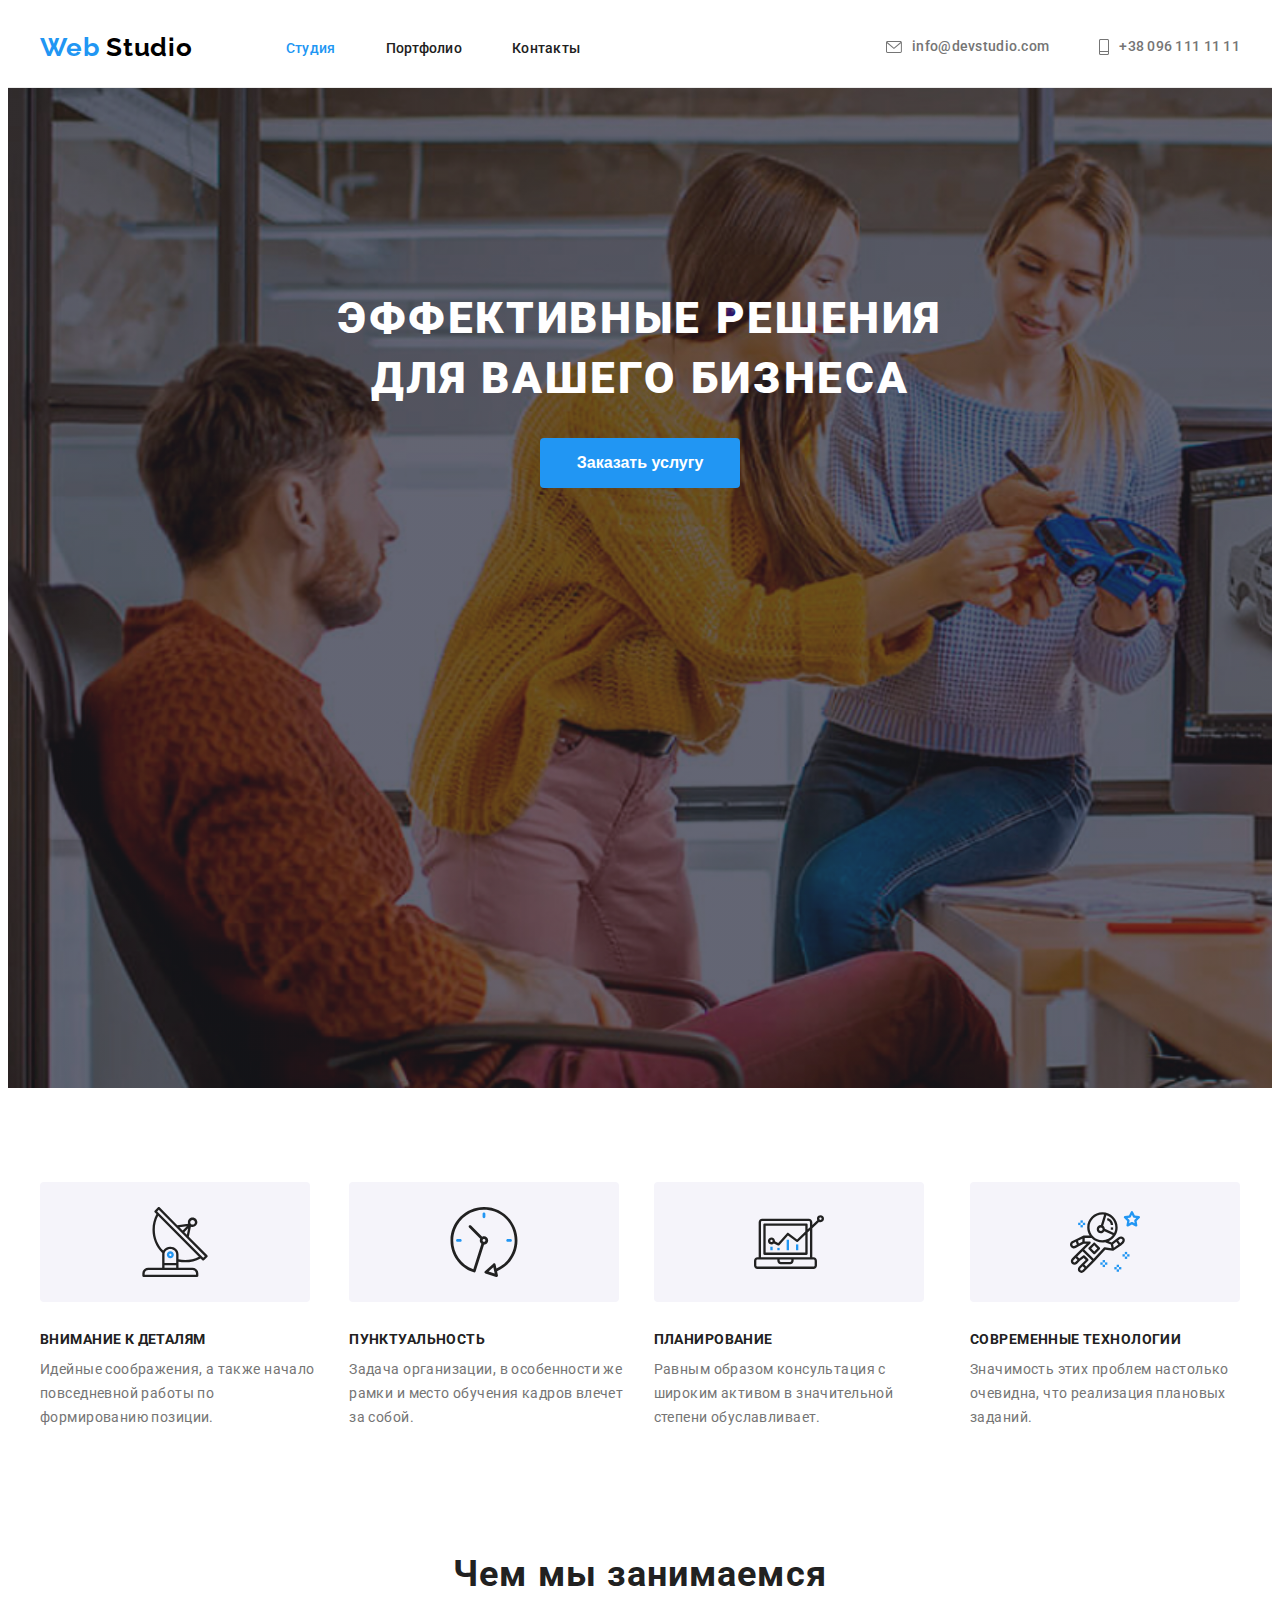
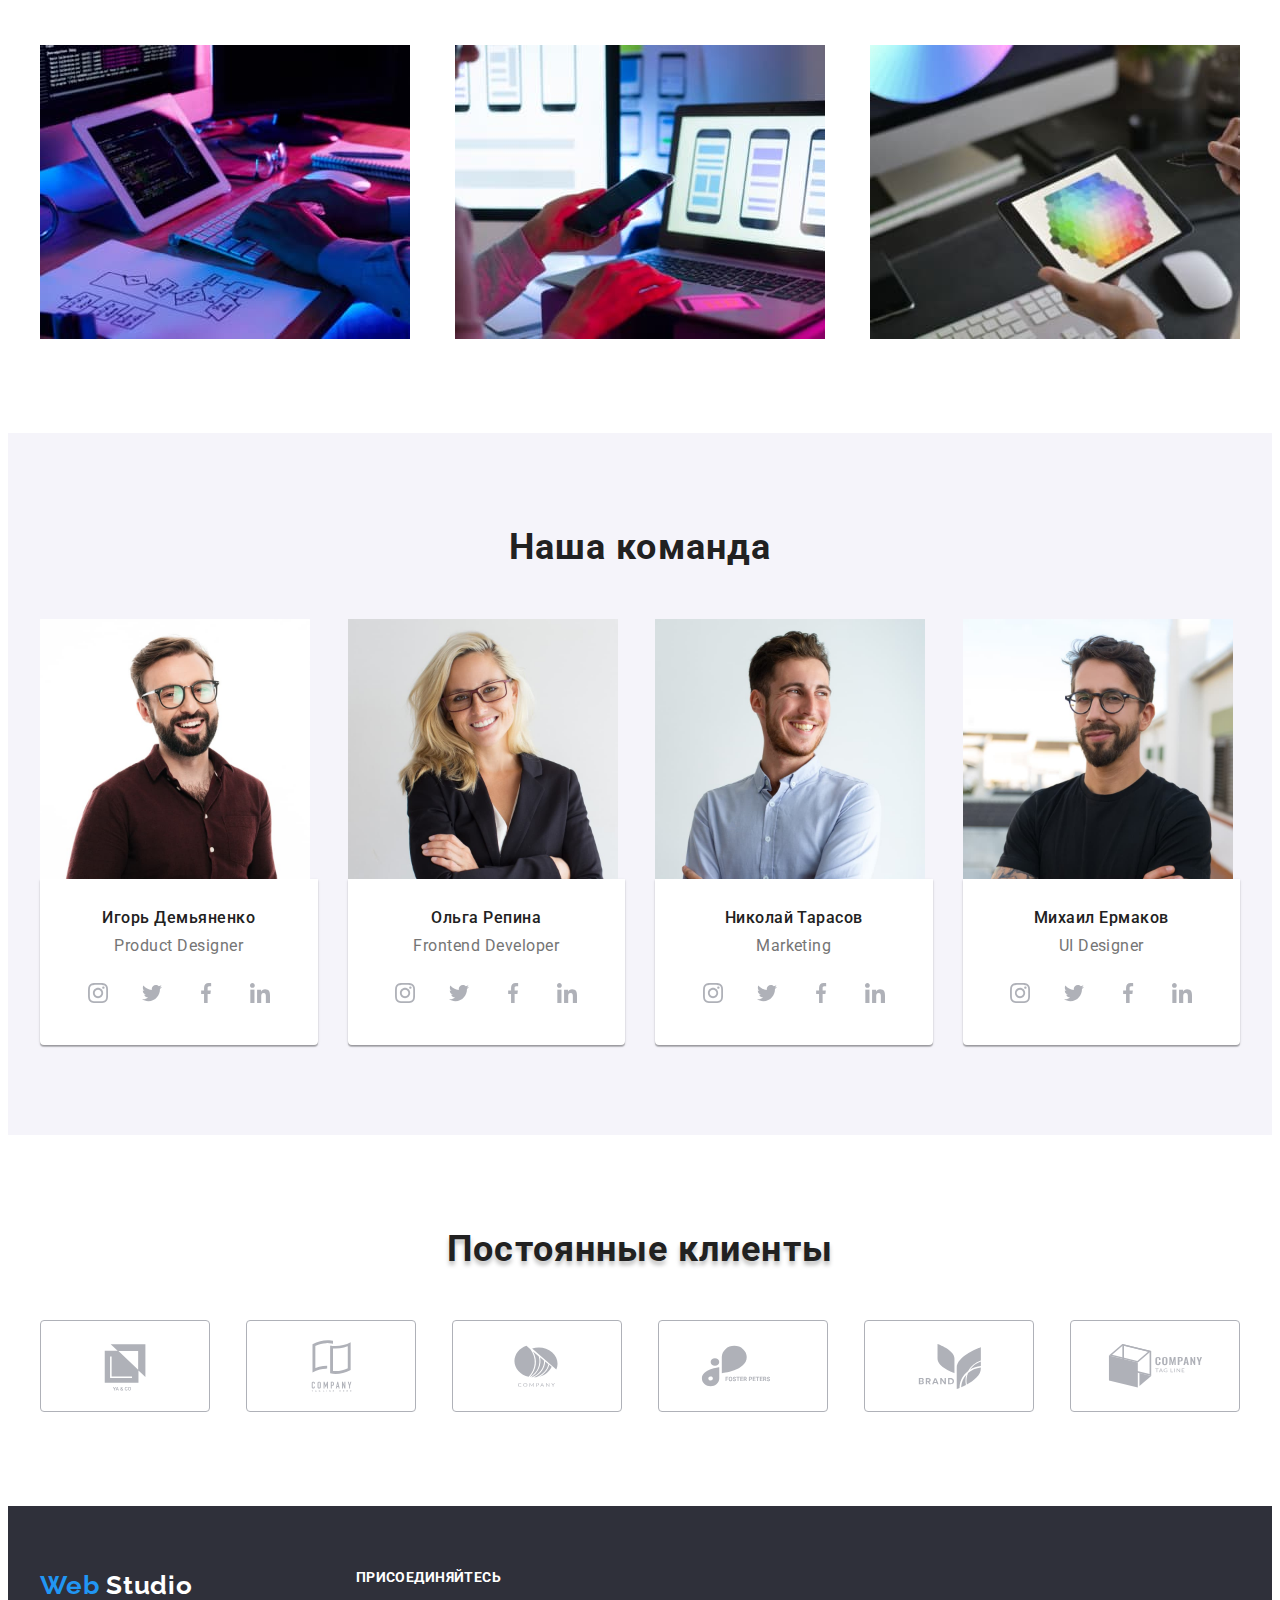
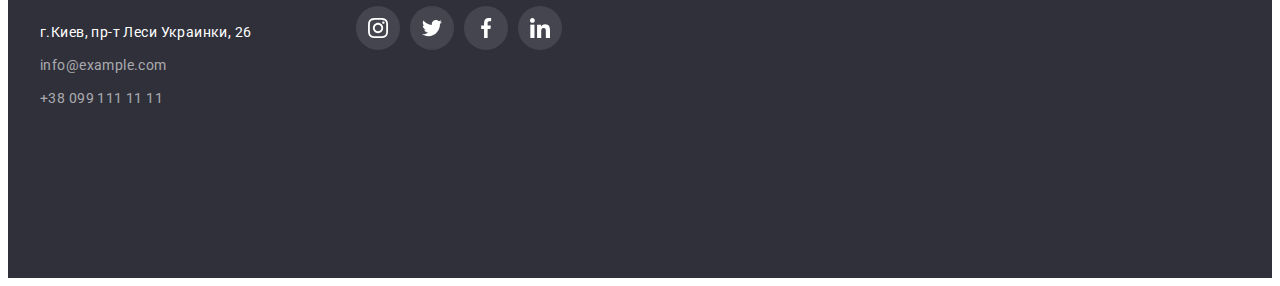
<file: index.html>
<!DOCTYPE html>
<html lang="ru">
  <head>
    <meta charset="UTF-8" />
    <meta http-equiv="X-UA-Compatible" content="IE=edge" />
    <meta name="viewport" content="width=device-width, initial-scale=1.0" />
    <title>Студия</title>
    <link rel="preconnect" href="https://fonts.googleapis.com" />
    <link rel="preconnect" href="https://fonts.gstatic.com" crossorigin />
    <link
      href="https://fonts.googleapis.com/css2?family=Raleway:wght@700&family=Roboto:wght@400;500;700;900&display=swap"
      rel="stylesheet"
    />
    <link
      rel="stylesheet"
      href="https://cdnjs.cloudflare.com/ajax/libs/modern-normalize/1.1.0/modern-normalize.min.css"
      integrity="sha512-wpPYUAdjBVSE4KJnH1VR1HeZfpl1ub8YT/NKx4PuQ5NmX2tKuGu6U/JRp5y+Y8XG2tV+wKQpNHVUX03MfMFn9Q=="
      crossorigin="anonymous"
      referrerpolicy="no-referrer"
    />
    <link rel="stylesheet" href="./css/styles.css" />
  </head>
  <body>
    <!--Header section-->
    <header class="header-page">
      <div class="container header-container">
        <nav class="navigation">
          <a class="logo link" href=""
            >Web<span class="header-logo"> Studio</span></a
          >
          <ul class="navigation-list list">
            <li class="nav-list-item">
              <a class="nav-list link current" href="./index.html">Студия</a>
            </li>
            <li class="nav-list-item">
              <a class="nav-list link" href="./portfolio.html">Портфолио</a>
            </li>
            <li class="nav-list-item">
              <a class="nav-list link" href="">Контакты
                  
              </a>
            </li>
          </ul>
        </nav>
        <a
          class="header-contact header-list link"
          href="mailto:info@devstudio.com"
          >
          <svg class="contact-icon" width="16" height="12">
              <use href="./img/sprite.svg#email"></use>
          </svg>
          info@devstudio.com</a
        ><br />
        <a class="header-list link" href="tel:+380961111111">
          <svg class="contact-icon" width="10" height="16">
              <use href="./img/sprite.svg#phone"></use>
          </svg>
                  +38 096 111 11 11
           </a
        >
      </div>
    </header>
    <!--hero section-->
    <main>
      <section class="hero-section">
        <div class="container">
          <h1 class="main-title">
            ЭФФЕКТИВНЫЕ РЕШЕНИЯ <br />
            ДЛЯ ВАШЕГО БИЗНЕСА
          </h1>
          <button class="main-btn" type="button">Заказать услугу</button>
        </div>
      </section>
      <!--excellence-->
      <section class="section">
        <div class="container">
        
     <ul class="excellence-list list">
            <li class="excellent-list-item elements-section">
              <div class="excellence-image-list">
              <svg class="excellence-image">
                <use href="./img/sprite.svg#antenna" width="70" height="70"></use>
              </svg>
              </div>
              <h3 class="excellence-title section-title">Внимание к деталям</h3>
              <p class="text-pharagrapher">
                Идейные соображения, а также начало повседневной работы по
                формированию позиции.
              </p>
            </li>
            <li class="excellent-list-item elements-section">
              <div class="excellence-image-list">
              <svg class="excellence-image">
                <use href="./img/sprite.svg#clock" width="70" height="70"></use>
              </svg>
              </div>
              <h3 class="excellence-title section-title">Пунктуальность</h3>
              <p class="text-pharagrapher">
                Задача организации, в особенности же рамки и место обучения
                кадров влечет за собой.
              </p>
            </li>
            <li class="excellent-list-item elements-section">
              <div class="excellence-image-list">
              <svg class="excellence-image">
                <use href="./img/sprite.svg#diagram" width="70" height="70"></use>
              </svg>
              </div>
              <h3 class="excellence-title section-title">Планирование</h3>
              <p class="text-pharagrapher">
                Равным образом консультация с широким активом в значительной
                степени обуславливает.
              </p>
            </li>
            <li class="excellent-list-item elements-section">
              <div class="excellence-image-list">
              <svg class="excellence-image">
                <use href="./img/sprite.svg#astronaut" width="70" height="70"></use>
              </svg>
              </div>
              <h3 class="excellence-title section-title">
                Современные технологии
              </h3>
              <p class="text-pharagrapher">
                Значимость этих проблем настолько очевидна, что реализация
                плановых заданий.
              </p>
            </li>
          </ul>
        </div>
      </section>
      <!--gallery-->
      <section class="gallery-section">
        <div class="container">
          <h2 class="gallery-title title">Чем мы занимаемся</h2>
          <ul class="gallery-list list">
            <li class="gallery-list-item">
              <img
                src="img/laptop.jpg"
                alt="Ноутбук"
                width="370"
                height="294"
              />
            </li>
            <li class="gallery-list-item">
              <img
                src="img/telephone.jpg"
                alt="Телефон"
                width="370"
                height="294"
              />
            </li>
            <li class="gallery-list-item">
              <img
                src="img/tablet.jpg"
                alt="Планшет"
                width="370"
                height="294"
              />
            </li>
          </ul>
        </div>
      </section>
      <!--team-->
      <section class="team-section">
        <div class="container">
          <h2 class="team-section-title section-title title">Наша команда</h2>
          <ul class="team-section-list list list-section">
            <li class="elements-team-section">
              <img
                src="img/demianenko.jpg"
                alt="Игорь Демьяненко"
                width="270"
                height="260"
              />
              <div class="section-item-style">
                <h3 class="title-name section-title">Игорь Демьяненко</h3>
                <p class="text-pharagrapher-picture">Product Designer</p>
                <ul class="social-list list">
                  <li class="social-list-item">
                    <a class="social-list-link link" href="">
                      <svg class="social-list-icon" width="20" height="20">
                        <use href="./img/sprite.svg#instagram"></use>
                      </svg>
                    </a>
                  </li>
                  <li class="social-list-item">
                    <a class="social-list-link" href="">
                      <svg class="social-list-icon" width="20" height="20">
                        <use href="./img/sprite.svg#twitter"></use>
                      </svg>
                    </a>
                  </li>
                  <li class="social-list-item">
                    <a class="social-list-link" href="">
                      <svg class="social-list-icon" width="20" height="20">
                        <use href="./img/sprite.svg#facebook"></use>
                      </svg>
                    </a>
                  </li>
                  <li class="social-list-item">
                    <a class="social-list-link" href="">
                      <svg class="social-list-icon" width="20" height="20">
                        <use href="./img/sprite.svg#linkedin"></use>
                      </svg>
                    </a>
                  </li>
                </ul>
              </div>
            </li>
            <li class="elements-team-section">
              <img
                src="img/repina.jpg"
                alt="Ольга Репина"
                width="270"
                height="260"
              />
              <div class="section-item-style">
                <h3 class="title-name section-title">Ольга Репина</h3>
                <p class="text-pharagrapher-picture">Frontend Developer</p>
                <ul class="social-list list">
                  <li class="social-list-item">
                    <a class="social-list-link link" href="">
                      <svg class="social-list-icon" width="20" height="20">
                        <use href="./img/sprite.svg#instagram"></use>
                      </svg>
                    </a>
                  </li>
                  <li class="social-list-item">
                    <a class="social-list-link" href="">
                      <svg class="social-list-icon" width="20" height="20">
                        <use href="./img/sprite.svg#twitter"></use>
                      </svg>
                    </a>
                  </li>
                  <li class="social-list-item">
                    <a class="social-list-link" href="">
                      <svg class="social-list-icon" width="20" height="20">
                        <use href="./img/sprite.svg#facebook"></use>
                      </svg>
                    </a>
                  </li>
                  <li class="social-list-item">
                    <a class="social-list-link" href="">
                      <svg class="social-list-icon" width="20" height="20">
                        <use href="./img/sprite.svg#linkedin"></use>
                      </svg>
                    </a>
                  </li>
                </ul>
              </div>
            </li>
            <li class="elements-team-section">
              <img
                src="img/tarasov.jpg"
                alt="Николай Тарасов"
                width="270"
                height="260"
              />
              <div class="section-item-style">
                <h3 class="title-name section-title">Николай Тарасов</h3>
                <p class="text-pharagrapher-picture">Marketing</p>
                <ul class="social-list list">
                  <li class="social-list-item">
                    <a class="social-list-link link" href="">
                      <svg class="social-list-icon" width="20" height="20">
                        <use href="./img/sprite.svg#instagram"></use>
                      </svg>
                    </a>
                  </li>
                  <li class="social-list-item">
                    <a class="social-list-link" href="">
                      <svg class="social-list-icon" width="20" height="20">
                        <use href="./img/sprite.svg#twitter"></use>
                      </svg>
                    </a>
                  </li>
                  <li class="social-list-item">
                    <a class="social-list-link" href="">
                      <svg class="social-list-icon" width="20" height="20">
                        <use href="./img/sprite.svg#facebook"></use>
                      </svg>
                    </a>
                  </li>
                  <li class="social-list-item">
                    <a class="social-list-link" href="">
                      <svg class="social-list-icon" width="20" height="20">
                        <use href="./img/sprite.svg#linkedin"></use>
                      </svg>
                    </a>
                  </li>
                </ul>
              </div>
            </li>
            <li class="elements-team-section">
              <img
                src="img/ermakov.jpg"
                alt="Михаил Ермаков"
                width="270"
                height="260"
              />
              <div class="section-item-style">
                <h3 class="title-name section-title">Михаил Ермаков</h3>
                <p class="text-pharagrapher-picture">UI Designer</p>
                <ul class="social-list list">
                  <li class="social-list-item">
                    <a class="social-list-link link" href="">
                      <svg class="social-list-icon" width="20" height="20">
                        <use href="./img/sprite.svg#instagram"></use>
                      </svg>
                    </a>
                  </li>
                  <li class="social-list-item">
                    <a class="social-list-link" href="">
                      <svg class="social-list-icon" width="20" height="20">
                        <use href="./img/sprite.svg#twitter"></use>
                      </svg>
                    </a>
                  </li>
                  <li class="social-list-item">
                    <a class="social-list-link" href="">
                      <svg class="social-list-icon" width="20" height="20">
                        <use href="./img/sprite.svg#facebook"></use>
                      </svg>
                    </a>
                  </li>
                  <li class="social-list-item">
                    <a class="social-list-link" href="">
                      <svg class="social-list-icon" width="20" height="20">
                        <use href="./img/sprite.svg#linkedin"></use>
                      </svg>
                    </a>
                  </li>
                </ul>
              </div>
            </li>
          </ul>
        </div>
      </section>
      <section class="clients-section">
        <div class="container">
        <h2 class="clients-section-title">Постоянные клиенты</h2>
        <ul class="clients-group list">
          <li class="clients-group-items">
            <a class="clients-group-link link" href="">
            <svg class="clients-group-icons">
              <use href="./img/sprite.svg#logoone" width="106px" height="60px"></use>
            </svg>
            </a>
          </li>
          <li class="clients-group-items">
            <a class="clients-group-link link" href="">
            <svg class="clients-group-icons">
              <use href="./img/sprite.svg#logosix" width="106px" height="60px"></use>
            </svg>
            </a>
          </li>
          <li class="clients-group-items">
            <a class="clients-group-link link" href="">
            <svg class="clients-group-icons">
              <use href="./img/sprite.svg#logotwo" width="106px" height="60px"></use>
            </svg>
            </a>
          </li>
          <li class="clients-group-items">
            <a class="clients-group-link link" href="">
            <svg class="clients-group-icons">
              <use href="./img/sprite.svg#logothree" width="106px" height="60px"></use>
            </svg>
            </a>
          </li>
          <li class="clients-group-items">
            <a class="clients-group-link link" href="">
            <svg class="clients-group-icons">
              <use href="./img/sprite.svg#logofour" width="106px" height="60px"></use>
            </svg>
            </a>
          </li>
          <li class="clients-group-items">
            <a class="clients-group-link link" href="">
            <svg class="clients-group-icons">
              <use href="./img/sprite.svg#logofive" width="106px" height="60px"></use>
            </svg>
            </a>
          </li>
        </ul>
</div>



      </section>
    </main>
    <!--footer-->
    <footer class="footer-page">
      <div class="container footer-container">
        <ul class="footer-page-list list">
        <li class="footer-page-item-left item">
        <a class="logo link" href=""
          >Web <span class="footer-logo">Studio</span></a
        >
        <address class="address-footer-section">
          <a
            class="address-link-footer footer-link link"
            href="https://goo.gl/maps/NCbFZVhdr69n7xjG8"
            >г.Киев, пр-т Леси Украинки, 26
          </a>
        </address>

        <a
          class="mail-link-footer footer-link link"
          href="mailto:info@example.com"
          >info@example.com</a
        >
        <br />
        <div class="link-phone">
          <a
            class="link-number-phone-footer footer-link link"
            href="tel:+380991111111"
            >+38 099 111 11 11</a
            >
        </div>
    
          </li>

          <li class="footer-page-item-right item">
          <h3 class="footer-contact-title">ПРИСОЕДИНЯЙТЕСЬ</h3>
       <ul class="footer-contacts-list list">
         <li class="footer-contacts-item item">
          <a class="footer-contacts-link link" href="">
           <svg class="footer-icons">
             <use href="./img/sprite.svg#instagram" width="20px" height="20px"></use>
           </svg>
           </a>
         </li>
         <li class="footer-contacts-item item">
           <a class="footer-contacts-link link" href="">
           <svg class="footer-icons">
             <use href="./img/sprite.svg#twitter" width="20px" height="20px"></use>
           </svg>
           </a>
         </li>
         <li class="footer-contacts-item item">
           <a class="footer-contacts-link link" href="">
           <svg class="footer-icons">
             <use href="./img/sprite.svg#facebook" width="20px" height="20px"></use>
           </svg>
           </a>
         </li>
         <li class="footer-contacts-item item">
           <a class="footer-contacts-link link" href="">
           <svg class="footer-icons">
             <use href="./img/sprite.svg#linkedin" width="20px" height="20px"></use>
           </svg>
           </a>
         </li>
         </li>
       </ul>
       </ul>
      </div>
    </footer>
  </body>
</html>
</file>
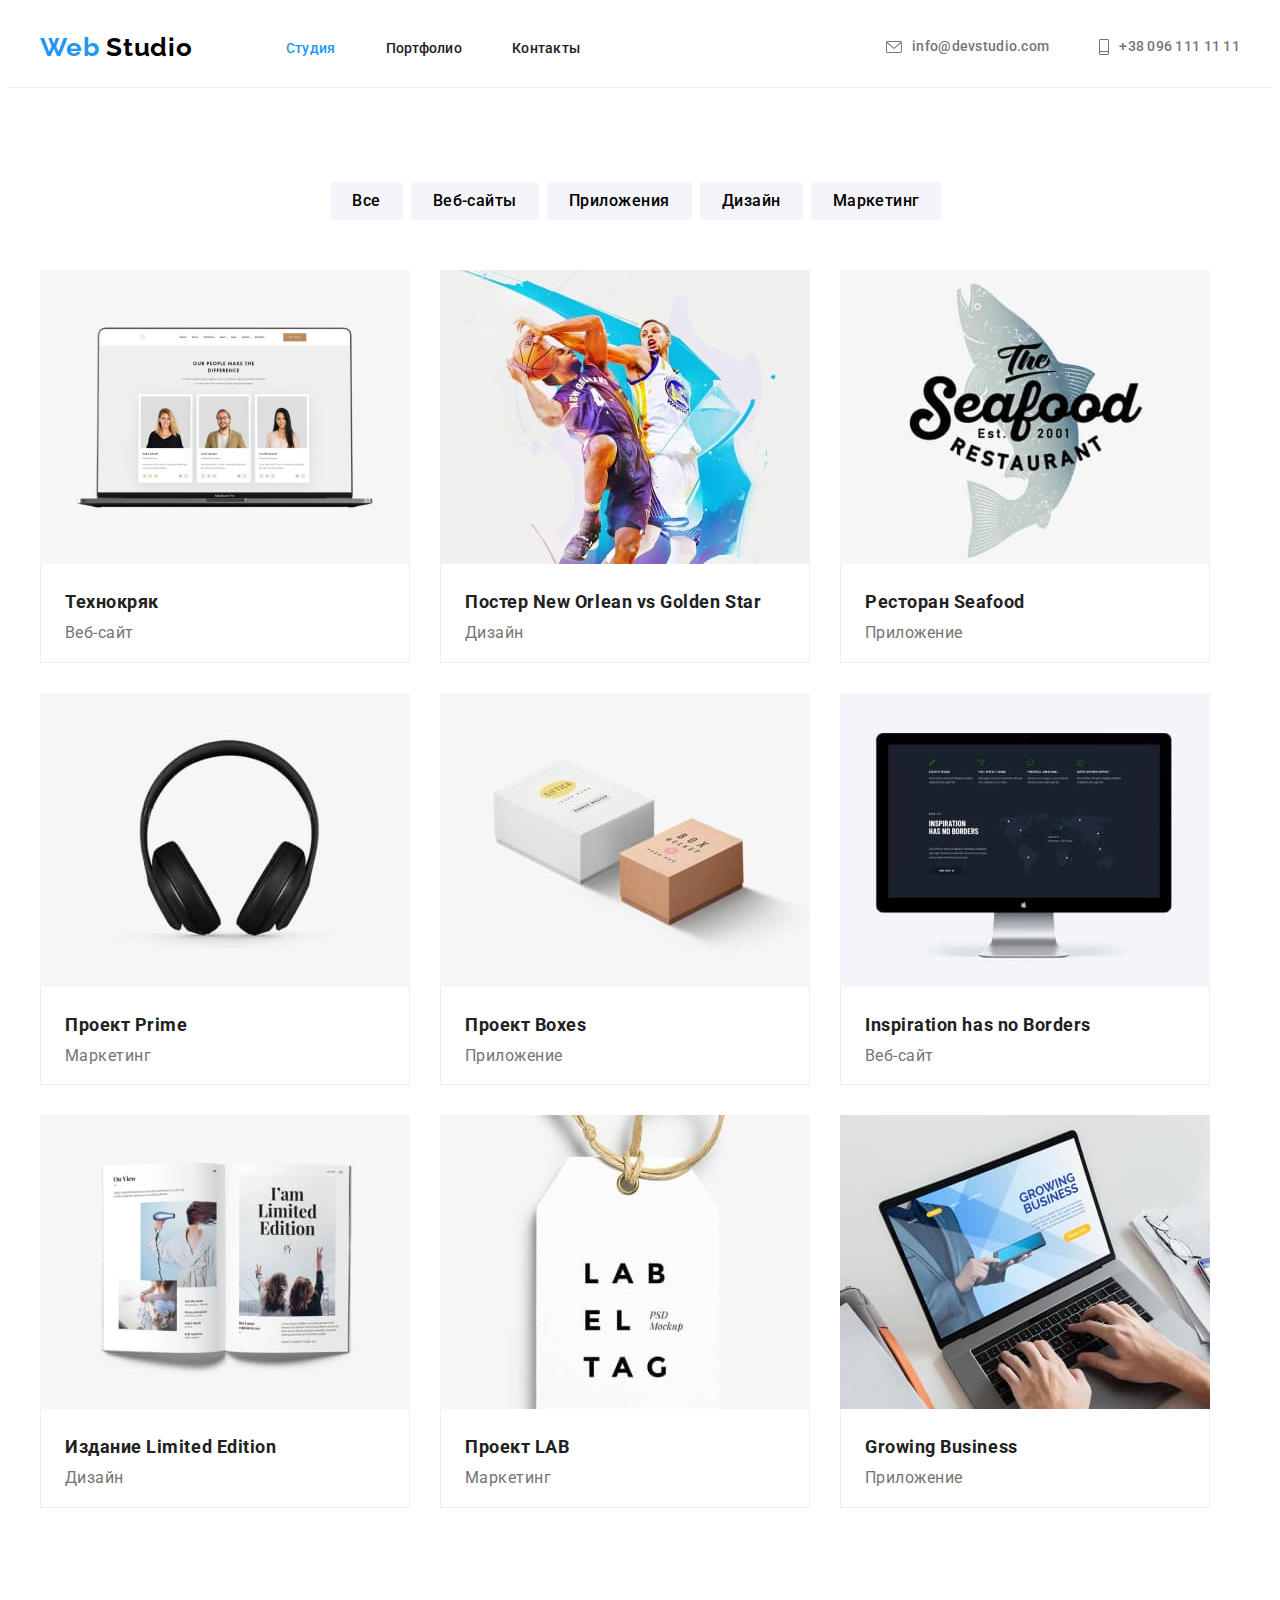
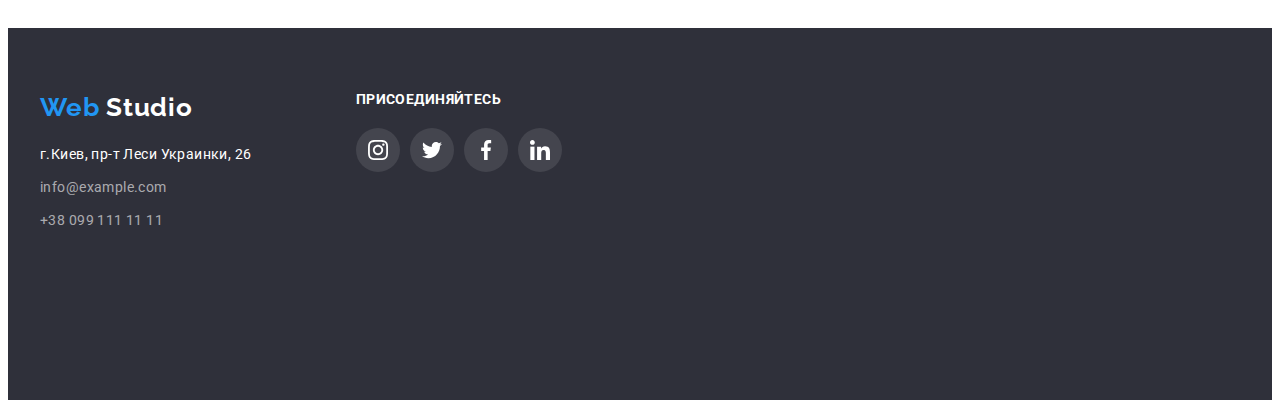
<file: portfolio.html>
<!DOCTYPE html>
<html lang="ru">
  <head>
    <meta charset="UTF-8" />
    <meta http-equiv="X-UA-Compatible" content="IE=edge" />
    <meta name="viewport" content="width=device-width, initial-scale=1.0" />
    <title>Портфолио</title>
    <link rel="preconnect" href="https://fonts.googleapis.com" />
    <link rel="preconnect" href="https://fonts.gstatic.com" crossorigin />
    <link
      href="https://fonts.googleapis.com/css2?family=Raleway:wght@700&family=Roboto:wght@400;500;700;900&display=swap"
      rel="stylesheet"
    />
    <link
      rel="stylesheet"
      href="https://cdnjs.cloudflare.com/ajax/libs/modern-normalize/1.1.0/modern-normalize.min.css"
      integrity="sha512-wpPYUAdjBVSE4KJnH1VR1HeZfpl1ub8YT/NKx4PuQ5NmX2tKuGu6U/JRp5y+Y8XG2tV+wKQpNHVUX03MfMFn9Q=="
      crossorigin="anonymous"
      referrerpolicy="no-referrer"
    />
    <link rel="stylesheet" href="./css/styles.css" />
  </head>
  <body>
    <header class="header-page">
      <div class="container header-container">
        <nav class="navigation">
          <a class="logo link" href=""
            >Web<span class="header-logo"> Studio</span></a
          >
          <ul class="navigation-list list">
            <li class="nav-list-item">
              <a class="nav-list link current" href="./index.html">Студия</a>
            </li>
            <li class="nav-list-item">
              <a class="nav-list link" href="./portfolio.html">Портфолио</a>
            </li>
            <li class="nav-list-item">
              <a class="nav-list link" href="">Контакты
                  
              </a>
            </li>
          </ul>
        </nav>
        <a
          class="header-contact header-list link"
          href="mailto:info@devstudio.com"
          >
          <svg class="contact-icon" width="16" height="12">
              <use href="./img/sprite.svg#email"></use>
          </svg>
          info@devstudio.com</a
        ><br />
        <a class="header-list link" href="tel:+380961111111">
          <svg class="contact-icon" width="10" height="16">
              <use href="./img/sprite.svg#phone"></use>
          </svg>
                  +38 096 111 11 11
           </a
        >
      </div>
    </header>

    <main>
      <section class="navigation-portfolio">
        <div class="container">
          <ul class="list title button-list">
            <li><button class="nav-list-button" type="button">Все</button></li>
            <li>
              <button class="nav-list-button" type="button">Веб-сайты</button>
            </li>
            <li>
              <button class="nav-list-button" type="button">Приложения</button>
            </li>
            <li>
              <button class="nav-list-button" type="button">Дизайн</button>
            </li>
            <li>
              <button class="nav-list-button" type="button">Маркетинг</button>
            </li>
          </ul>
          <ul class="product-section-list list product-section">
            <a class="product-section-link link" href="">
            <li class="product-section-list-item elements-section">
              <img
                src="./img/monitorlaptop.jpg"
                alt="Веб-сайт"
                width="370"
                height="294"
              />
              <div class="product-section-style">
                <h3 class="title-name portfolio-title">Технокряк</h3>
                <p class="text-pharagrapher-picture-second">Веб-сайт</p>
              </div>
              </a>
            </li>
            <li class="product-section-list-item elements-section">
              <img
                src="./img/ball.jpg"
                alt="Баскетболисты"
                width="370"
                height="294"
              />
              <div class="product-section-style">
                <h3 class="title-name portfolio-title">
                  Постер New Orlean vs Golden Star
                </h3>
                <p class="text-pharagrapher-picture-second">Дизайн</p>
              </div>
            </li>
            <li class="product-section-list-item elements-section">
              <img
                src="./img/seafood.jpg"
                alt="Рыба"
                width="370"
                height="294"
              />
              <div class="product-section-style">
                <h3 class="title-name portfolio-title">Ресторан Seafood</h3>
                <p class="text-pharagrapher-picture-second">Приложение</p>
              </div>
            </li>
            <li class="product-section-list-item elements-section">
              <img
                src="./img/headphones.jpg"
                alt="Наушники"
                width="370"
                height="294"
              />
              <div class="product-section-style">
                <h3 class="title-name portfolio-title">Проект Prime</h3>
                <p class="text-pharagrapher-picture-second">Маркетинг</p>
              </div>
            </li>
            <li class="product-section-list-item elements-section">
              <img src="./img/boxes.jpg" alt="Боксы" width="370" height="294" />
              <div class="product-section-style">
                <h3 class="title-name portfolio-title">Проект Boxes</h3>
                <p class="text-pharagrapher-picture-second">Приложение</p>
              </div>
            </li>
            <li class="product-section-list-item elements-section">
              <img
                src="./img/monitor.jpg"
                alt="Монитор"
                width="370"
                height="294"
              />
              <div class="product-section-style">
                <h3 class="title-name portfolio-title">
                  Inspiration has no Borders
                </h3>
                <p class="text-pharagrapher-picture-second">Веб-сайт</p>
              </div>
            </li>
            <li class="product-section-list-item elements-section">
              <img
                src="./img/journal.jpg"
                alt="Журнал"
                width="370"
                height="294"
              />
              <div class="product-section-style">
                <h3 class="title-name portfolio-title">
                  Издание Limited Edition
                </h3>
                <p class="text-pharagrapher-picture-second">Дизайн</p>
              </div>
            </li>
            <li class="product-section-list-item elements-section">
              <img src="./img/label.jpg" alt="Ярлык" width="370" height="294" />
              <div class="product-section-style">
                <h3 class="title-name portfolio-title">Проект LAB</h3>
                <p class="text-pharagrapher-picture-second">Маркетинг</p>
              </div>
            </li>
            <li class="product-section-list-item elements-section">
              <img
                src="./img/keyboard.jpg"
                alt="Клавиатура"
                width="370"
                height="294"
              />
              <div class="product-section-style">
                <h3 class="title-name portfolio-title">Growing Business</h3>
                <p class="text-pharagrapher-picture-second">Приложение</p>
              </div>
            </li>
          </ul>
        </div>
      </section>
    </main>

       <footer class="footer-page">
      <div class="container footer-container">
        <ul class="footer-page-list list">
        <li class="footer-page-item-left item">
        <a class="logo link" href=""
          >Web <span class="footer-logo">Studio</span></a
        >
        <address class="address-footer-section">
          <a
            class="address-link-footer footer-link link"
            href="https://goo.gl/maps/NCbFZVhdr69n7xjG8"
            >г.Киев, пр-т Леси Украинки, 26
          </a>
        </address>

        <a
          class="mail-link-footer footer-link link"
          href="mailto:info@example.com"
          >info@example.com</a
        >
        <br />
        <div class="link-phone">
          <a
            class="link-number-phone-footer footer-link link"
            href="tel:+380991111111"
            >+38 099 111 11 11</a
            >
        </div>
    
          </li>

          <li class="footer-page-item-right item">
          <h3 class="footer-contact-title">ПРИСОЕДИНЯЙТЕСЬ</h3>
       <ul class="footer-contacts-list list">
         <li class="footer-contacts-item item">
          <a class="footer-contacts-link link" href="">
           <svg class="footer-icons">
             <use href="./img/sprite.svg#instagram" width="20px" height="20px"></use>
           </svg>
           </a>
         </li>
         <li class="footer-contacts-item item">
           <a class="footer-contacts-link link" href="">
           <svg class="footer-icons">
             <use href="./img/sprite.svg#twitter" width="20px" height="20px"></use>
           </svg>
           </a>
         </li>
         <li class="footer-contacts-item item">
           <a class="footer-contacts-link link" href="">
           <svg class="footer-icons">
             <use href="./img/sprite.svg#facebook" width="20px" height="20px"></use>
           </svg>
           </a>
         </li>
         <li class="footer-contacts-item item">
           <a class="footer-contacts-link link" href="">
           <svg class="footer-icons">
             <use href="./img/sprite.svg#linkedin" width="20px" height="20px"></use>
           </svg>
           </a>
         </li>
         </li>
       </ul>
       </ul>
      </div>
    </footer>
  </body>
</html>
</file>
<file: css/styles.css>
:root {
  --accent-color: #2196f3;
  --primary-font-family: "Roboto", sans-serif;
  --secondary-font-family: "Raleway", sans-serif;
  --backgroung-color-dark-theme: #2f303a;
  --background-light-theme: #f5f4fa;
  --primary-text-color-theme-dark: #ffffff;
  --primary-text-color-theme-light: #212121;
  --secondary-text-color-theme-light: #757575;
  --logo-color: #000000;
}

h1,
h2,
h3,
h4,
h5,
h6,
p {
  margin-top: 0;
  margin-bottom: 0;
}
ul,
ol {
  margin-top: 0;
  margin-bottom: 0;
  padding-left: 0;
}
img {
  display: block;
}

.container {
  width: 1200px;
  padding-left: 15px;
  padding-right: 15px;
  margin-left: auto;
  margin-right: auto;
}

body {
  font-family: var(--primary-font-family);
  color: var(--primary-text-color-theme-light);
}

.list {
  list-style: none;
}
.link {
  text-decoration: none;
}

.logo {
  font-family: var(--secondary-font-family);
  font-weight: 700;
  font-size: 26px;
  line-height: 1.19;
  color: var(--accent-color);
  letter-spacing: 0.03em;
}

/* Header section */
.header-page {
  color: var(--primary-text-color-theme-light);
  background-color: var(--primary-text-color-theme-dark);
  padding-top: 24px;
  padding-bottom: 24px;
  border-bottom: 1px solid #ececec;
}

.header-container,
.navigation,
.navigation-list {
  display: flex;
  align-items: center;
}

.header-list:hover .contact-icon,
.header-list:focus .contact-icon {
  fill: var(--accent-color);
}

.header-list {
  display: flex;
  color: var(--secondary-text-color-theme-light);
  font-weight: 500;
  font-size: 14px;
  line-height: 1.14;
  letter-spacing: 0.02em;
  align-items: center;
}

.contact-icon {
  fill: rgba(117, 117, 117, 1);
  margin-right: 10px;
}

.header-logo {
  color: var(--logo-color);
}
.logo {
  margin-right: 93px;
}

.header-list:hover,
.header-list:focus,
.link-number-phone-footer:hover,
.mail-link-footer:hover,
.link-number-phone-footer:focus,
.mail-link-footer:focus {
  color: var(--accent-color);
}

/* Navigation */
.nav-list:hover,
.nav-list:focus {
  color: var(--accent-color);
}

.nav-list-item:not(:last-child) {
  margin-right: 50px;
}

.nav-list {
  color: inherit;
  font-weight: 500;
  font-size: 14px;
  line-height: 1.14;
  letter-spacing: 0.02em;
}

.nav-list-button {
  font-family: var(--primary-font-family);
  font-weight: 500;
  font-size: 16px;
  line-height: 1.62;
  letter-spacing: 0.03em;
  background-color: var(--background-light-theme);
  cursor: pointer;
  border-radius: 4px;
  border: none;
  text-align: center;
  padding: 6px 22px;
}

.header-contact {
  margin-left: auto;
  margin-right: 50px;
}

.nav-list-button:hover,
.nav-list-button:focus {
  color: var(--primary-text-color-theme-dark);
  background-color: var(--accent-color);
  cursor: pointer;
  box-shadow: 0px 3px 1px rgba(0, 0, 0, 0.1), 0px 1px 2px rgba(0, 0, 0, 0.08),
    0px 2px 2px rgba(0, 0, 0, 0.12);
  filter: drop-shadow(0px 4px 4px rgba(0, 0, 0, 0.25));
}

.nav-list.link.current {
  color: var(--accent-color);
}

/* PORTFOLIO */
.navigation-portfolio {
  padding-top: 94px;
  padding-bottom: 120px;
}

.button-list {
  display: flex;
  align-items: center;
  justify-content: center;
  /* margin-bottom: 50px; */
}

.nav-list-button {
  margin-right: 8px;
}

.product-section-style {
  background-color: var(--primary-text-color-theme-dark);
  border: 1px solid #eeeeee;
  box-sizing: border-box;
  padding: 20px 24px;
  border-top: none;
}

.product-section-link {
  color: inherit;
}

.product-section-list-item:hover,
.product-section-list-item:focus {
  box-sizing: border-box;
  box-shadow: 0px 3px 1px rgba(0, 0, 0, 0.1), 0px 1px 2px rgba(0, 0, 0, 0.08),
    0px 2px 2px rgba(0, 0, 0, 0.12);
  filter: drop-shadow(0px 4px 4px rgba(0, 0, 0, 0.25));
}

.hero-section {
  background-image: linear-gradient(
      rgba(47, 48, 58, 0.4),
      rgba(47, 48, 58, 0.4)
    ),
    url(../img/bg.jpg);
  background-size: cover;
  background-color: var(--backgroung-color-dark-theme);
  height: 600px;
  text-align: center;
  padding-top: 200px;
  padding-bottom: 200px;
}

.main-title {
  font-weight: 900;
  font-size: 44px;
  line-height: 1.36;
  letter-spacing: 0.06em;
  line-height: 60px;
  color: var(--primary-text-color-theme-dark);
  cursor: pointer;
  margin-bottom: 30px;
}

.main-btn {
  font-weight: 700;
  width: 200px;
  height: 50px;
  border-radius: 4px;
  font-size: 16px;
  line-height: 1.87;
  color: var(--primary-text-color-theme-dark);
  background-color: var(--accent-color);
  cursor: pointer;
  border: 0px;
  min-width: 200px;
  padding: 10px 32px;
}

/* Excellence */
.excellence-title {
  font-weight: 700;
  font-size: 14px;
  line-height: 1.14;
  letter-spacing: 0.03em;
  text-transform: uppercase;
  color: inherit;
}
.text-pharagrapher {
  font-size: 14px;
  line-height: 1.71;
  letter-spacing: 0.03em;
  color: var(--secondary-text-color-theme-light);
}
.excellence-list {
  display: flex;
  margin-left: -30px;
  /* margin-bottom: -30px; */
}

.excellence-image {
  width: 70px;
  height: 70px;
}

.excellence-image-list {
  display: flex;
  justify-content: center;
  align-items: center;
  background-color: #f5f4fa;
  width: 270px;
  height: 120px;
  border-radius: 4px;
  margin-bottom: 30px;
}

/* Gallery */
.gallery-title,
.team-section-title {
  font-weight: 700;
  font-size: 36px;
  line-height: 1.16;
  text-align: center;
  letter-spacing: 0.03em;
}

.gallery-list {
  display: flex;
  justify-content: space-between;
}
.gallery-list-item {
  flex-basis: calc((100% - 90px) / 3);
}

/* Team */
.title-name {
  font-weight: 500;
  font-size: 16px;
  line-height: 1.11;
  text-align: center;
  letter-spacing: 0.03em;
  margin-bottom: 10px;
}

.team-section-list {
  display: flex;
  flex-wrap: wrap;
  margin-left: -30px;
  /* margin-bottom: -30px; */
}

.section-item-style {
  background-color: var(--primary-text-color-theme-dark);
  border-radius: 0px 0px 4px 4px;
  box-shadow: 0px 1px 3px rgba(0, 0, 0, 0.12), 0px 1px 1px rgba(0, 0, 0, 0.14),
    0px 2px 1px rgba(0, 0, 0, 0.2);
  padding-top: 30px;
  padding-bottom: 30px;
}

.section {
  padding-top: 94px;
  padding-bottom: 94px;
  /* display: flex; */
}

.product-section {
  display: flex;
  flex-wrap: wrap;
  margin-left: -30px;
  /* margin-bottom: -30px; */
  margin-top: 0;
}

.list-section {
  padding-top: 0px;
}

.elements-team-section {
  flex-basis: calc((100% - 120px) / 4);
  margin-left: 30px;
}

.elements-section {
  margin-left: 30px;
}

.elements-section:nth-last-of-type(n + 4) {
  margin-bottom: 30px;
}

.team-section {
  display: flex;
  background: var(--background-light-theme);
  /* margin-left: -30px;
  margin-bottom: -30px; */
  padding-top: 94px;
  padding-bottom: 90px;
}

.social-list-item {
  margin-right: 10px;
}
.social-list-item:last-child {
  margin-right: 0px;
}

.social-list {
  display: flex;
  justify-content: center;
}

.social-list-link {
  display: flex;
  align-items: center;
  justify-content: center;
  width: 44px;
  height: 44px;
  border-radius: 50%;
  margin-right: 10px;
}

.social-list-link:last-child {
  margin-right: 0;
}

.social-list-link:hover .social-list-icon,
.social-list-link:focus .social-list-icon {
  fill: white;
}

.social-list-link:hover,
.social-list-link:focus {
  background-color: var(--accent-color);
}

.social-list-icon {
  fill: rgba(175, 177, 184, 1);
}

.team-section-padding {
  padding-bottom: 90px;
}

.gallery-section {
  padding-bottom: 94px;
}

.section-title {
  margin-bottom: 10px;
}

.title {
  margin-bottom: 50px;
}

.portfolio-title {
  margin-bottom: 4px;
  font-weight: 700;
  font-size: 18px;
  line-height: 2;
  text-align: left;
}

.text-pharagrapher-picture {
  font-size: 16px;
  line-height: 1.11;
  text-align: left;
  letter-spacing: 0.03em;
  color: var(--secondary-text-color-theme-light);
  text-align: center;
  margin-bottom: 16px;
}

.text-pharagrapher-picture-second {
  font-size: 16px;
  line-height: 1.11;
  text-align: left;
  letter-spacing: 0.03em;
  color: var(--secondary-text-color-theme-light);
}
/* CLIENTS */

.clients-section-title {
  font-weight: 700;
  font-size: 36px;
  line-height: 1.16;
  text-align: center;
  letter-spacing: 0.03em;
  margin-bottom: 50px;
  color: var(--primary-text-color-theme-light);
  text-shadow: 0px 4px 4px rgba(0, 0, 0, 0.25);
}

.clients-section {
  padding-top: 94px;
  padding-bottom: 94px;
}

.clients-group {
  display: flex;
  justify-content: space-between;
}

.clients-group-icons {
  fill: rgba(175, 177, 184, 1);
}

.clients-group-link {
  display: flex;
  justify-content: center;
  width: 170px;
  height: 92px;
  border: 1px solid #afb1b8;
  box-sizing: border-box;
  border-radius: 4px;
  padding: 16px 32px;
}

.clients-group-link:hover .clients-group-icons,
.clients-group-link:focus .clients-group-icons {
  fill: var(--accent-color);
}

.clients-group-link:hover {
  border-color: var(--accent-color);
}

/* Footer section */
.footer-page {
  display: flex;
  background-color: var(--backgroung-color-dark-theme);
  height: 252px;
  padding-top: 64px;
  padding-bottom: 56px;
  justify-content: space-between;
}

.footer-link {
  font-weight: 400;
  font-size: 14px;
  line-height: 1.71;
  letter-spacing: 0.03em;
}

.footer-link,
.footer-logo {
  color: var(--primary-text-color-theme-dark);
}

.mail-link-footer,
.link-number-phone-footer {
  color: rgba(255, 255, 255, 0.6);
  font-size: 14px;
  line-height: 1.71;
  letter-spacing: 0.03em;
}
.address-link-footer {
  font-style: normal;
}

.address-footer-section {
  margin-top: 20px;
  margin-bottom: 9px;
}
.link-phone {
  margin-top: 9px;
}

.footer-container {
  display: block;
}
.footer-contacts-item {
  width: 44px;
  height: 44px;
  background-color: rgba(255, 255, 255, 0.1);
  border-radius: 50%;
  margin-right: 10px;
}

.footer-contacts-item:last-child {
  margin-right: 0;
}

.footer-contacts-item:hover,
.footer-contacts-item:focus {
  background-color: var(--accent-color);
}

.footer-contacts-link:focus {
  background-color: var(--accent-color);
  border-radius: 50%;
}

.footer-page-list {
  display: flex;
}
.footer-contacts-list {
  display: flex;
  justify-content: left;
}

.footer-icons {
  fill: #ffffff;
  width: 20px;
  height: 20px;
}

.footer-contacts-link {
  display: flex;
  align-items: center;
  justify-content: center;
  width: 44px;
  height: 44px;
}

.footer-page-item-left {
  margin-right: 70px;
}

.footer-contact-title {
  color: var(--primary-text-color-theme-dark);
  font-size: 14px;
  line-height: 1.14;
  letter-spacing: 0.03em;
  margin-bottom: 20px;
}
</file>
